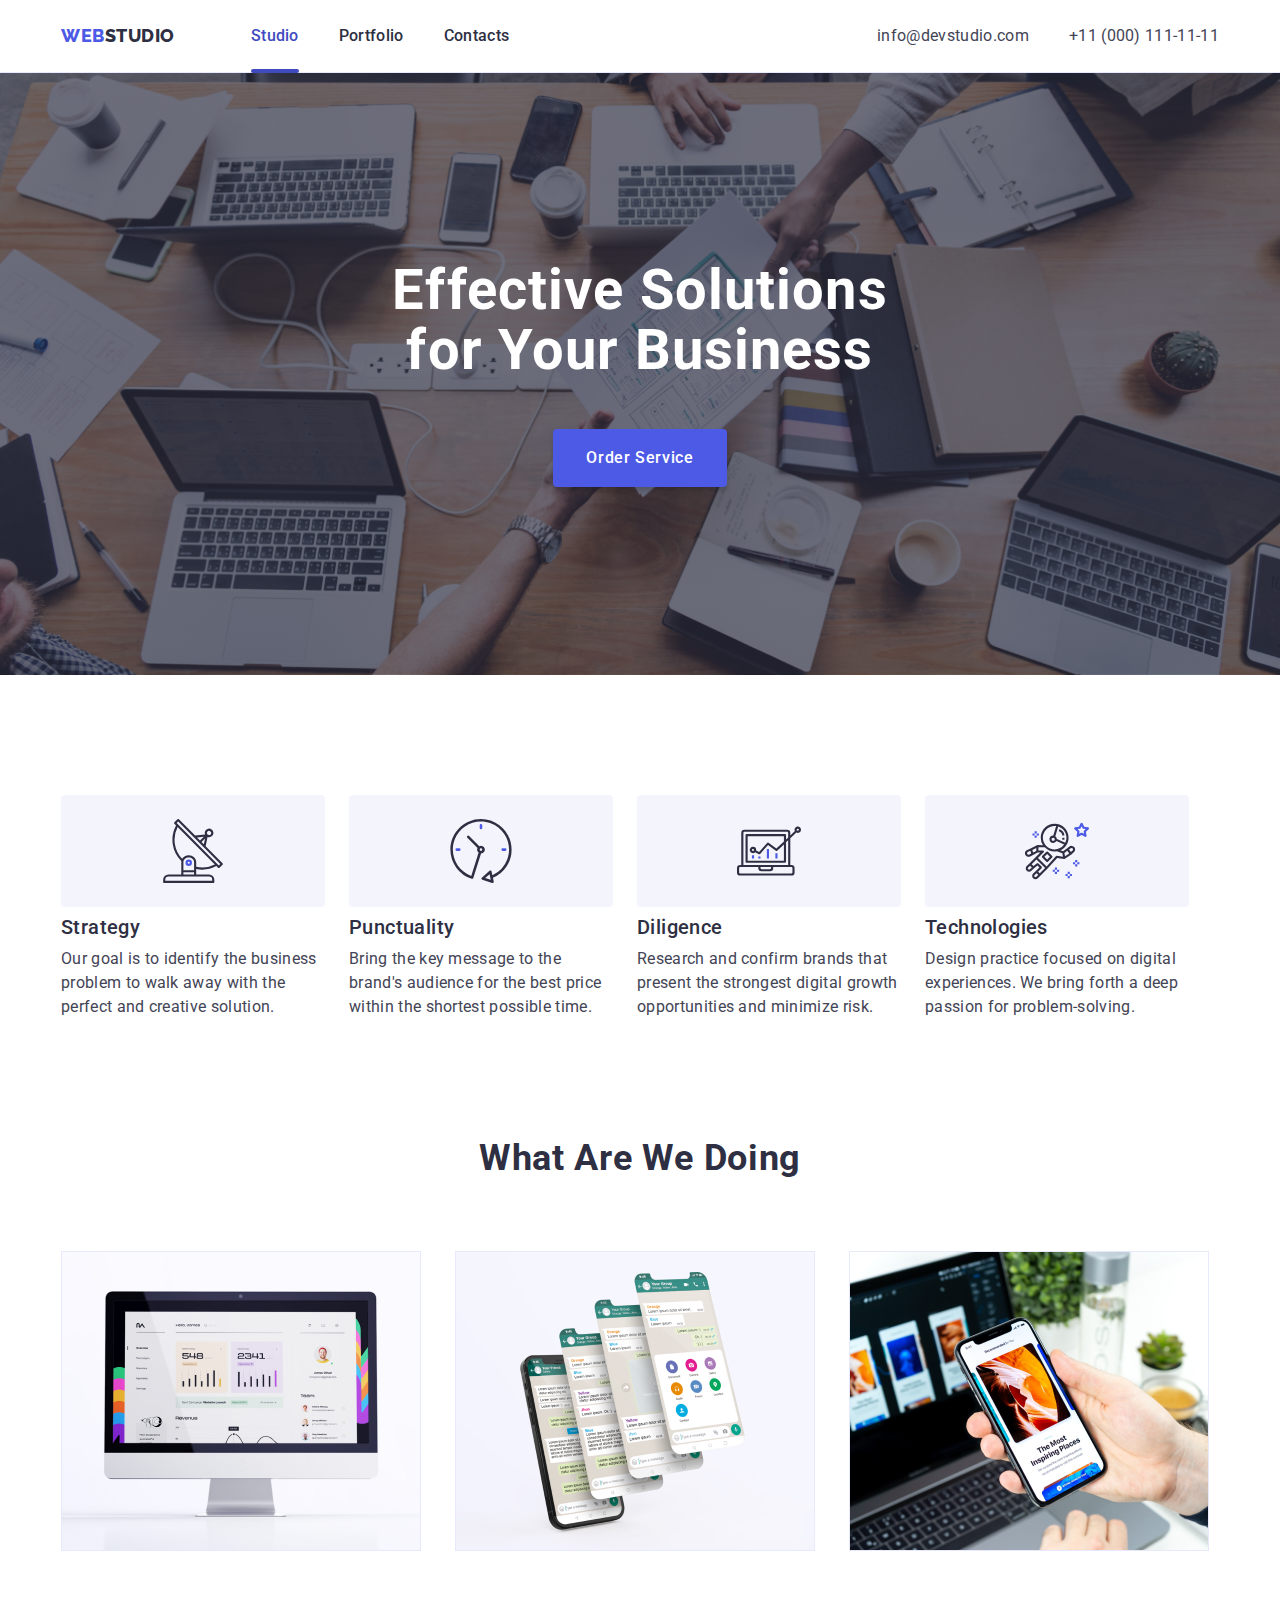
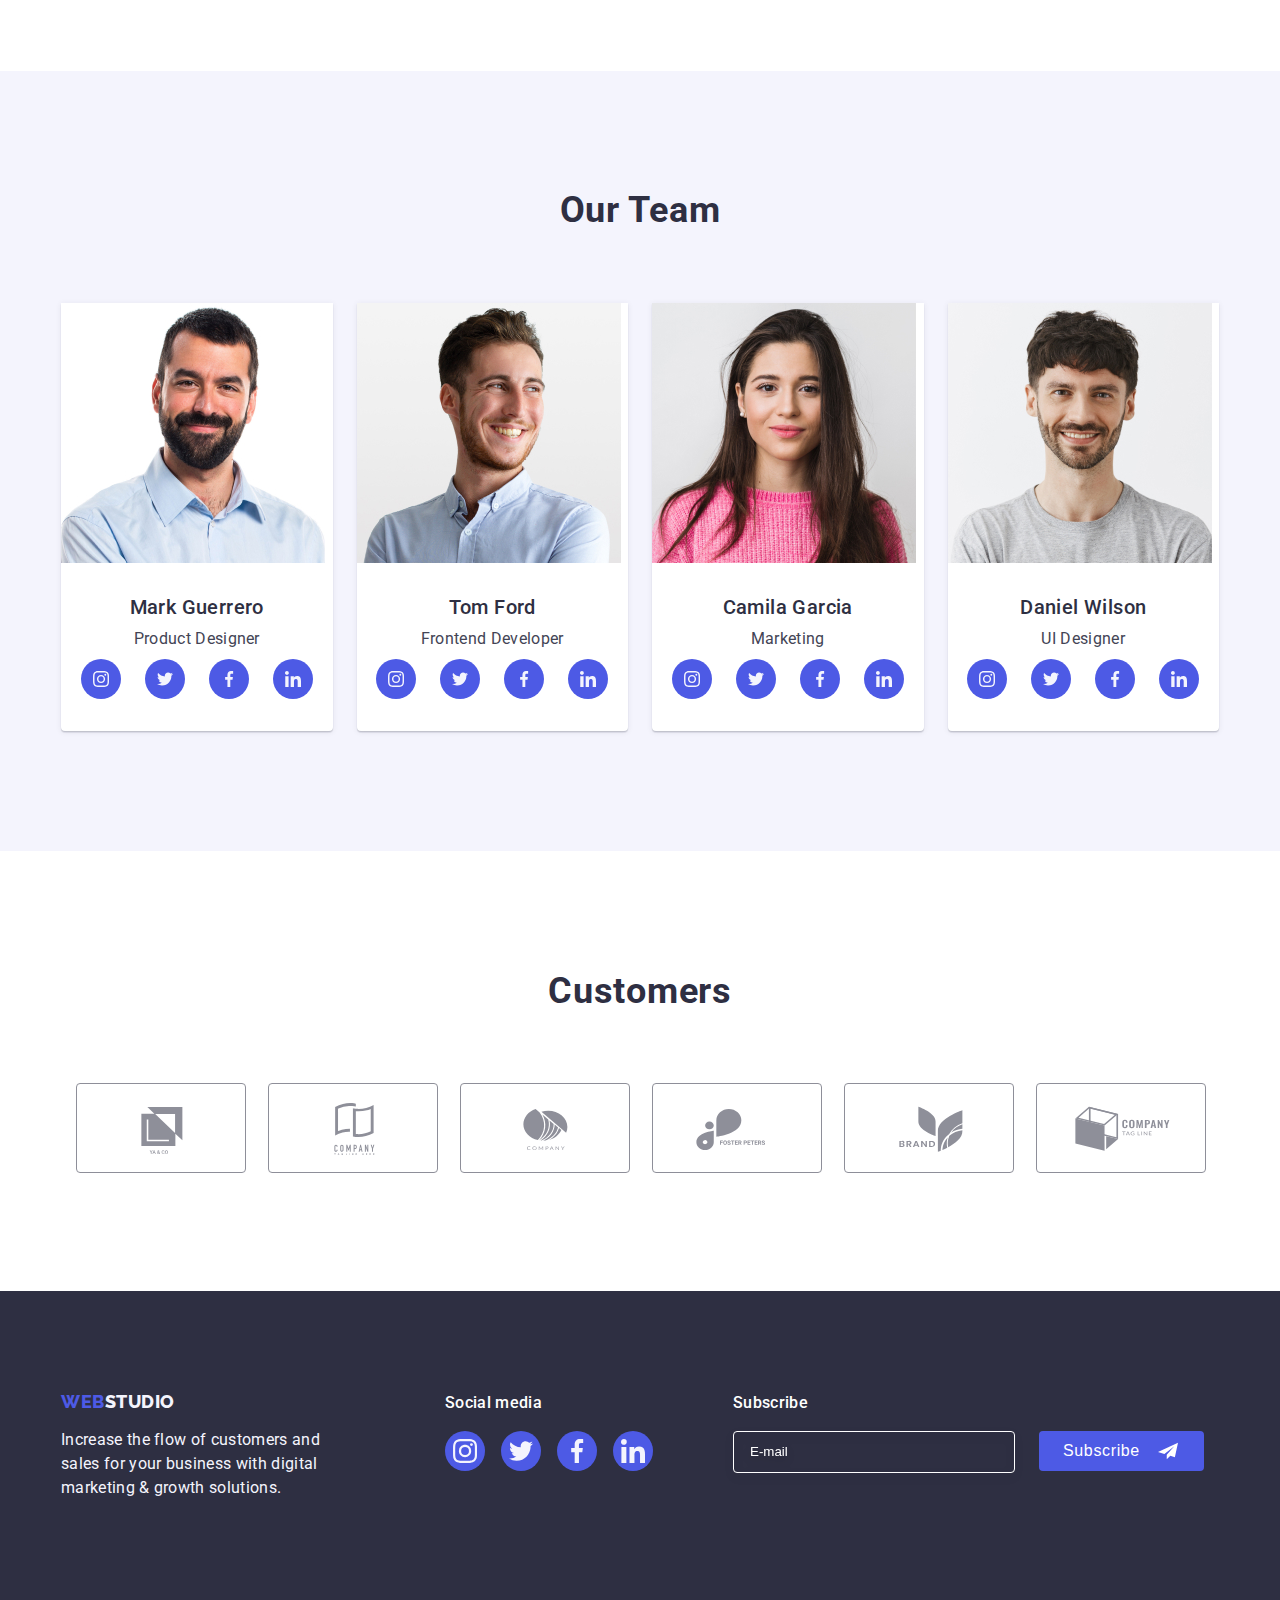
<file: index.html>
<!DOCTYPE html>
<html lang="en">
    <head>
        <meta charset="UTF-8">
        <meta http-equiv="X-UA-Compatible" content="IE=edge">
        <meta name="viewport" content="width=device-width, initial-scale=1.0">
        <title>Web Studio</title>
        <link rel="preconnect" href="https://fonts.googleapis.com">
        <link rel="preconnect" href="https://fonts.gstatic.com" crossorigin>
        <link href="https://fonts.googleapis.com/css2?family=Raleway:wght@800&family=Roboto:wght@400;500;700;900&display=swap" rel="stylesheet">
        <link rel="stylesheet" href="https://cdnjs.cloudflare.com/ajax/libs/modern-normalize/1.1.0/modern-normalize.min.css" integrity="sha512-wpPYUAdjBVSE4KJnH1VR1HeZfpl1ub8YT/NKx4PuQ5NmX2tKuGu6U/JRp5y+Y8XG2tV+wKQpNHVUX03MfMFn9Q==" crossorigin="anonymous" referrerpolicy="no-referrer" />
        <link rel="stylesheet" href="./css/styles.css">
        <link rel="stylesheet" href="./css/media.css">
    </head>
    <body>
        <header class="header">
            <div class="container header-container">
                <nav class="header-navigation link">
                    <a class="header-logo link" href="./index.html">
                        Web<span class="header-logo-span">Studio</span>
                    </a>
                    <ul class="header-list list">
                        <li><a class="header-item-studio link current" href="./index.html">Studio</a></li>
                        <li><a class="header-item link" href="./portfolio.html">Portfolio</a></li>
                        <li><a class="header-item link" href="">Contacts</a></li>
                    </ul>
                </nav>
                <address class="header-address">
                    <ul class="header-address-list list">
                        <li class="header-address-item link">
                            <a class="address link" href="mailto:info@devstudio.com">info@devstudio.com</a>
                        </li>
                        <li class="header-address-item">
                            <a class="address link" href="tel:+110001111111">+11 (000) 111-11-11</a>
                        </li>
                    </ul>
                </address>
                <button class="menu-open-btn" data-menu-open type="button">
                    <svg class="menu-open-icon" width="32px" height="22">
                        <use href="./images/icons.svg#icon-charm_menu-hamburger"></use>
                    </svg>
                </button>
            </div>
            <div class="mob-menu is-hidden" data-menu>
                <div>
                    <button class="menu-close-btn" data-menu-close type="button">
                        <svg class="menu-close-icon" width="8px" height="8">
                            <use href="./images/icons.svg#icon-close-black"></use>
                        </svg>
                    </button>
                    <nav class="mob-menu-navigation link">
                        <ul class="mob-menu-list list">
                            <li><a class="mob-menu-item-studio link" href="./index.html">Studio</a></li>
                            <li><a class="mob-menu-item link" href="./portfolio.html">Portfolio</a></li>
                            <li><a class="mob-menu-item link" href="">Contacts</a></li>
                        </ul>
                    </nav>
                </div>
                <div>
                    <address class="mob-menu-address">
                        <ul class="mob-menu-address-list list">
                            <li class="mob-menu-phone-item">
                                <a class="mob-menu-phone link" href="tel:+110001111111">+11 (000) 111-11-11</a>
                            </li>
                            <li class="mob-menu-address-item link">
                                <a class="mob-menu-address link" href="mailto:info@devstudio.com">info@devstudio.com</a>
                            </li>
                        </ul>
                    </address>
                    <ul class="mob-soc-list list">
                        <li class="mob-soc-item">
                            <a href="" class="mob-soc-link link">
                                <svg class="mob-soc-icon">
                                    <use href="./images/icons.svg#icon-instagram"></use>
                                </svg>
                            </a>
                        </li>
                        <li class="mob-soc-item">
                            <a href="" class="mob-soc-link link">
                                <svg class="mob-soc-icon">
                                    <use href="./images/icons.svg#icon-twitter"></use>
                                </svg>
                            </a>
                        </li>
                        <li class="mob-soc-item">
                            <a href="" class="mob-soc-link link">
                                <svg class="mob-soc-icon">
                                    <use href="./images/icons.svg#icon-facebook"></use>
                                </svg>
                            </a>
                        </li>
                        <li class="mob-soc-item">
                            <a href="" class="mob-soc-link link">
                                <svg class="mob-soc-icon">
                                    <use href="./images/icons.svg#icon-linkedin"></use>
                                </svg>
                            </a>
                        </li>
                    </ul>
                </div>
            </div>
        </header>
        <main>
        <section class="hero">
            <div class="container">
                <h1 class="hero-title">Effective Solutions for Your Business</h1>
                <button class="hero-btn" data-modal-open type="button">Order Service</button>
            </div>
        </section>
        <section class="feature">
            <h2 class="feature-hidden-title">list of specialities</h2>
            <div class="container">
                <ul class="feature-list list">
                    <li class="feature-item">
                        <div class="feature-icon-block">
                            <svg class="feature-icon" width="64" height="64">
                                <use class="" href="./images/icons.svg#icon-antenna"></use>
                            </svg>
                        </div>
                        <h3 class="feature-title">Strategy</h3>
                        <p class="feature-paragraph">Our goal is to identify the business problem to walk away with the perfect and creative solution.</p>
                    </li>
                    <li class="feature-item">
                        <div class="feature-icon-block">
                            <svg class="feature-icon" width="64" height="64">
                                <use href="./images/icons.svg#icon-clock"></use>
                            </svg>
                        </div>
                        <h3 class="feature-title">Punctuality</h3>
                        <p class="feature-paragraph">Bring the key message to the brand's audience for the best price within the shortest possible time.</p>
                    </li>
                    <li class="feature-item">
                        <div class="feature-icon-block">
                            <svg class="feature-icon" width="64" height="64">
                                <use href="./images/icons.svg#icon-diagram"></use>
                            </svg>
                        </div>
                        <h3 class="feature-title">Diligence</h3>
                        <p class="feature-paragraph">Research and confirm brands that present the strongest digital growth opportunities and minimize risk.</p>
                    </li>
                    <li class="feature-item">
                        <div class="feature-icon-block">
                            <svg class="feature-icon" width="64" height="64">
                                <use href="./images/icons.svg#icon-astronaut"></use>
                            </svg>
                        </div>
                        <h3 class="feature-title">Technologies</h3>
                        <p class="feature-paragraph">Design practice focused on digital experiences. We bring forth a deep passion for problem-solving.</p>
                    </li>
                </ul>
            </div>
        </section>
        <section class="work section">
            <div class="container">
                <h2 class="work-title">What are we doing</h2>
                <ul class="work-list list">
                    <li class="work-item">
                        <img src="./images/monitor.jpg"
                        alt="monitor"
                        srcset="./images/monitor.jpg 1x,./images/monitor-2x.jpg 2x"
                        width="360"
                        height="300">
                    </li>
                    <li class="work-item">
                        <img src="./images/dialogue.jpg" 
                        alt="dialogue"
                        srcset="./images/dialogue.jpg 1x,./images/dialogue-2x.jpg 2x"
                        width="360" 
                        height="300">
                    </li>
                    <li class="work-item">
                        <img src="./images/telephone.jpg" 
                        alt="telephone"
                        srcset="./images/telephone.jpg 1x,./images/telephone-2x.jpg 2x"
                        width="360" 
                        height="300">
                    </li>
                </ul>
            </div>
        </section>
        <section class="team section">
        <div class="container">
                <h2 class="team-title">Our Team</h2>
                <ul class="team-list list">
                    <li class="team-item">
                        <img src="./images/mark_guerrero.jpg" 
                        alt="Mark Guerrero"
                        srcset="./images/mark_guerrero.jpg 1x,./images/mark_guerrero-2x.jpg 2x"
                        width="264" 
                        height="260">
                        <div class="team-item-wrap">
                            <h3 class="team-list-title">Mark Guerrero</h3>
                            <p class="team-paragraph">Product Designer</p>
                            <ul class="team-soc-list list">
                                <li class="team-soc-item">
                                    <a href="" class="team-soc-link link">
                                        <svg class="team-soc-icon">
                                            <use href="./images/icons.svg#icon-instagram"></use>
                                        </svg>
                                    </a>
                                </li>
                                <li class="team-soc-item">
                                    <a href="" class="team-soc-link link">
                                        <svg class="team-soc-icon">
                                            <use href="./images/icons.svg#icon-twitter"></use>
                                        </svg>
                                    </a>
                                </li>
                                <li class="team-soc-item">
                                    <a href="" class="team-soc-link link">
                                        <svg class="team-soc-icon">
                                            <use href="./images/icons.svg#icon-facebook"></use>
                                        </svg>
                                    </a>
                                </li>
                                <li class="team-soc-item">
                                    <a href="" class="team-soc-link link">
                                        <svg class="team-soc-icon">
                                            <use href="./images/icons.svg#icon-linkedin"></use>
                                        </svg>
                                    </a>
                                </li>
                            </ul>
                        </div>
                    </li>
                    <li class="team-item">
                        <img src="./images/tom_ford.jpg" 
                        alt="Tom Ford" 
                        srcset="./images/tom_ford.jpg 1x,./images/tom_ford-2x.jpg 2x"
                        width="264" 
                        height="260">
                        <div class="team-item-wrap">
                            <h3 class="team-list-title">Tom Ford</h3>
                            <p class="team-paragraph">Frontend Developer</p>
                            <ul class="team-soc-list list">
                                <li class="team-soc-item">
                                    <a href="" class="team-soc-link link">
                                        <svg class="team-soc-icon">
                                            <use href="./images/icons.svg#icon-instagram"></use>
                                        </svg>
                                    </a>
                                </li>
                                <li class="team-soc-item">
                                    <a href="" class="team-soc-link link">
                                        <svg class="team-soc-icon">
                                            <use href="./images/icons.svg#icon-twitter"></use>
                                        </svg>
                                    </a>
                                </li>
                                <li class="team-soc-item">
                                    <a href="" class="team-soc-link link">
                                        <svg class="team-soc-icon">
                                            <use href="./images/icons.svg#icon-facebook"></use>
                                        </svg>
                                    </a>
                                </li>
                                <li class="team-soc-item">
                                    <a href="" class="team-soc-link link">
                                        <svg class="team-soc-icon">
                                            <use href="./images/icons.svg#icon-linkedin"></use>
                                        </svg>
                                    </a>
                                </li>
                            </ul>
                        </div>
                    </li>
                    <li class="team-item">
                        <img src="./images/camila_garcia.jpg" 
                        alt="Camila Garcia"
                        srcset="./images/camila_garcia.jpg 1x,./images/camila_garcia-2x.jpg 2x"
                        width="264" 
                        height="260">
                        <div class="team-item-wrap">
                            <h3 class="team-list-title">Camila Garcia</h3>
                            <p class="team-paragraph">Marketing</p>
                            <ul class="team-soc-list list">
                                <li class="team-soc-item">
                                    <a href="" class="team-soc-link link">
                                        <svg class="team-soc-icon">
                                            <use href="./images/icons.svg#icon-instagram"></use>
                                        </svg>
                                    </a>
                                </li>
                                <li class="team-soc-item">
                                    <a href="" class="team-soc-link link">
                                        <svg class="team-soc-icon">
                                            <use href="./images/icons.svg#icon-twitter"></use>
                                        </svg>
                                    </a>
                                </li>
                                <li class="team-soc-item">
                                    <a href="" class="team-soc-link link">
                                        <svg class="team-soc-icon">
                                            <use href="./images/icons.svg#icon-facebook"></use>
                                        </svg>
                                    </a>
                                </li>
                                <li class="team-soc-item">
                                    <a href="" class="team-soc-link link">
                                        <svg class="team-soc-icon">
                                            <use href="./images/icons.svg#icon-linkedin"></use>
                                        </svg>
                                    </a>
                                </li>
                            </ul>
                        </div>
                    </li>
                    <li class="team-item">
                        <img src="./images/daniel_wilson.jpg" 
                        alt="Daniel Wilson"
                        srcset="./images/daniel_wilson.jpg 1x,./images/daniel_wilson-2x.jpg 2x"
                        width="264" 
                        height="260">
                        <div class="team-item-wrap">
                            <h3 class="team-list-title">Daniel Wilson</h3>
                            <p class="team-paragraph">UI Designer</p>
                            <ul class="team-soc-list list">
                                <li class="team-soc-item">
                                    <a href="" class="team-soc-link link">
                                        <svg class="team-soc-icon">
                                            <use href="./images/icons.svg#icon-instagram"></use>
                                        </svg>
                                    </a>
                                </li>
                                <li class="team-soc-item">
                                    <a href="" class="team-soc-link link">
                                        <svg class="team-soc-icon">
                                            <use href="./images/icons.svg#icon-twitter"></use>
                                        </svg>
                                    </a>
                                </li>
                                <li class="team-soc-item">
                                    <a href="" class="team-soc-link link">
                                        <svg class="team-soc-icon">
                                            <use href="./images/icons.svg#icon-facebook"></use>
                                        </svg>
                                    </a>
                                </li>
                                <li class="team-soc-item">
                                    <a href="" class="team-soc-link link">
                                        <svg class="team-soc-icon">
                                            <use href="./images/icons.svg#icon-linkedin"></use>
                                        </svg>
                                    </a>
                                </li>
                            </ul>
                        </div>
                    </li>
                </ul>
        </div>
        </section>
        <section class="customers section">
            <div class="container">
                <h2 class="customers-title">Customers</h2>
                <ul class="customers-list list">
                    <li class="customers-item">
                        <a href="" class="customers-link link">
                            <svg class="customers-logo">
                                <use href="./images/icons.svg#icon-Logo"></use>
                            </svg>
                        </a>
                    </li>
                    <li class="customers-item">
                        <a href="" class="customers-link link">
                            <svg class="customers-logo">
                                <use href="./images/icons.svg#icon-Logo-1"></use>
                            </svg>
                        </a>
                    </li>
                    <li class="customers-item">
                        <a href="" class="customers-link link">
                            <svg class="customers-logo">
                                <use href="./images/icons.svg#icon-Logo-2"></use>
                            </svg>
                        </a>
                    </li>
                    <li class="customers-item">
                        <a href="" class="customers-link link">
                            <svg class="customers-logo">
                                <use href="./images/icons.svg#icon-Logo-3"></use>
                            </svg>
                        </a>
                    </li>
                    <li class="customers-item">
                        <a href="" class="customers-link link">
                            <svg class="customers-logo">
                                <use href="./images/icons.svg#icon-Logo-4"></use>
                            </svg>
                        </a>
                    </li>
                    <li class="customers-item">
                        <a href="" class="customers-link link">
                            <svg class="customers-logo">
                                <use href="./images/icons.svg#icon-Logo-5"></use>
                            </svg>
                        </a>
                    </li>
                </ul>
            </div>
        </section>
    </main> 
        <footer class="footer"> 
            <div class="container footer-container">
                <div>
                <a class="footer-logo link" href="./index.html">
                Web<span class="footer-logo-span">Studio</span>
                </a>
                <p class="footer-top-text">Increase the flow of customers and sales for your business with digital marketing & growth solutions.</p>
                </div>
                <div class="footer-social-wrap">
                    <h3 class="footer-title">Social media</h3>
                    <ul class="footer-soc-list list">
                        <li class="footer-soc-item">
                            <a href="" class="footer-soc-link link">
                                <svg class="footer-soc-icon">
                                    <use href="./images/icons.svg#icon-instagram"></use>
                                </svg>
                            </a>
                        </li>
                        <li class="footer-soc-item">
                            <a href="" class="footer-soc-link link">
                                <svg class="footer-soc-icon">
                                    <use href="./images/icons.svg#icon-twitter"></use>
                                </svg>
                            </a>
                        </li>
                        <li class="footer-soc-item">
                            <a href="" class="footer-soc-link link">
                                <svg class="footer-soc-icon">
                                    <use href="./images/icons.svg#icon-facebook"></use>
                                </svg>
                            </a>
                        </li>
                        <li class="footer-soc-item">
                            <a href="" class="footer-soc-link link">
                                <svg class="footer-soc-icon">
                                    <use href="./images/icons.svg#icon-linkedin"></use>
                                </svg>
                            </a>
                        </li>
                    </ul>
                </div>
                <div class="footer-subscribe">
                    <h3 class="footer-subscribe-title">Subscribe</h3>
                    <form class="footer-form">
                        <label class="footer-label">
                            <input 
                            type="email" 
                            name="email"
                            class="footer-input" 
                            placeholder="E-mail"
                            required
                            >
                        </label>
                            <button type="submit" class="footer-btn">Subscribe 
                                <svg class="footer-icon-frame" width="24" height="20">
                                    <use href="./images/icons.svg#icon-Frame-3"></use>
                                </svg>
                            </button>
                    </form>
                </div>
            </div>
        </footer>
        <div class="backdrop is-hidden" data-modal>
            <div class="modal">
                <button class="modal-close-btn" data-modal-close type="button">
                    <svg class="modal-close-icon">
                        <use href="./images/icons.svg#icon-close-black"></use>
                    </svg>
                </button>
                <p class="modal-title">Leave your contacts and we will call you back</p>
                <form class="modal-form">
                    <label class="modal-label">
                        <span class="modal-label-text-name">Name</span>
                        <span class="input-wrap">
                        <input 
                            type="text" 
                            name="user-name" 
                            class="modal-input"
                            placeholder=""
                            required
                            >
                            <svg class="modal-icon" width="18" height="18">
                                <use href="./images/icons.svg#icon-person-black-18dp-1"></use>
                            </svg>
                        </span>
                    </label>
                    <label class="modal-label">
                        <span class="modal-label-text">Phone</span>
                        <span class="input-wrap">
                        <input 
                            type="tel" 
                            name="phone_number" 
                            class="modal-input"
                            placeholder=""
                            required
                            >
                            <svg class="modal-icon" width="18" height="24">
                                <use href="./images/icons.svg#icon-phone-black-18dp-1"></use>
                            </svg>
                        </span>
                    </label>
                    <label class="modal-label">
                        <span class="modal-label-text">Email</span>
                        <span class="input-wrap">
                        <input 
                            type="email" 
                            name="email" 
                            class="modal-input"
                            placeholder=""
                            required
                            >
                            <svg class="modal-icon" width="18" height="24">
                                <use href="./images/icons.svg#icon-email-black-18dp-1"></use>
                            </svg>
                        </span>
                    </label>
                    <label class="modal-label-textarea">
                        <span class="modal-label-text">Comment</span>
                        <span class="input-wrap-textarea">
                            <textarea 
                            name="text" 
                            class="modal-input-comment" 
                            placeholder="Text input"
                            ></textarea>
                        </span>
                    </label>
                    <div class="">
                        <input 
                            class="input-check visually-hidden"
                            id="privacy"
                            type="checkbox"
                            name="privacy"
                            value=" "
                            >
                        <label for="privacy" class="check-text">
                            <span class="checkbox-icon">
                                <svg class="check-icon" width="10" height="8">
                                    <use href="./images/icons.svg#icon-Vector-3"></use>
                                </svg>
                            </span>
                            I accept the terms and conditions of the <a href="" class="privacy-policy">Privacy Policy</a></label>
                    </div>
                    <button type="submit" class="modal-btn">Send</button>    
                </form>
            </div>
        </div>
    <script src="./js/modal.js"></script>
    <script src="./js/mobile-menu.js"></script>   
    </body>
</html>
</file>
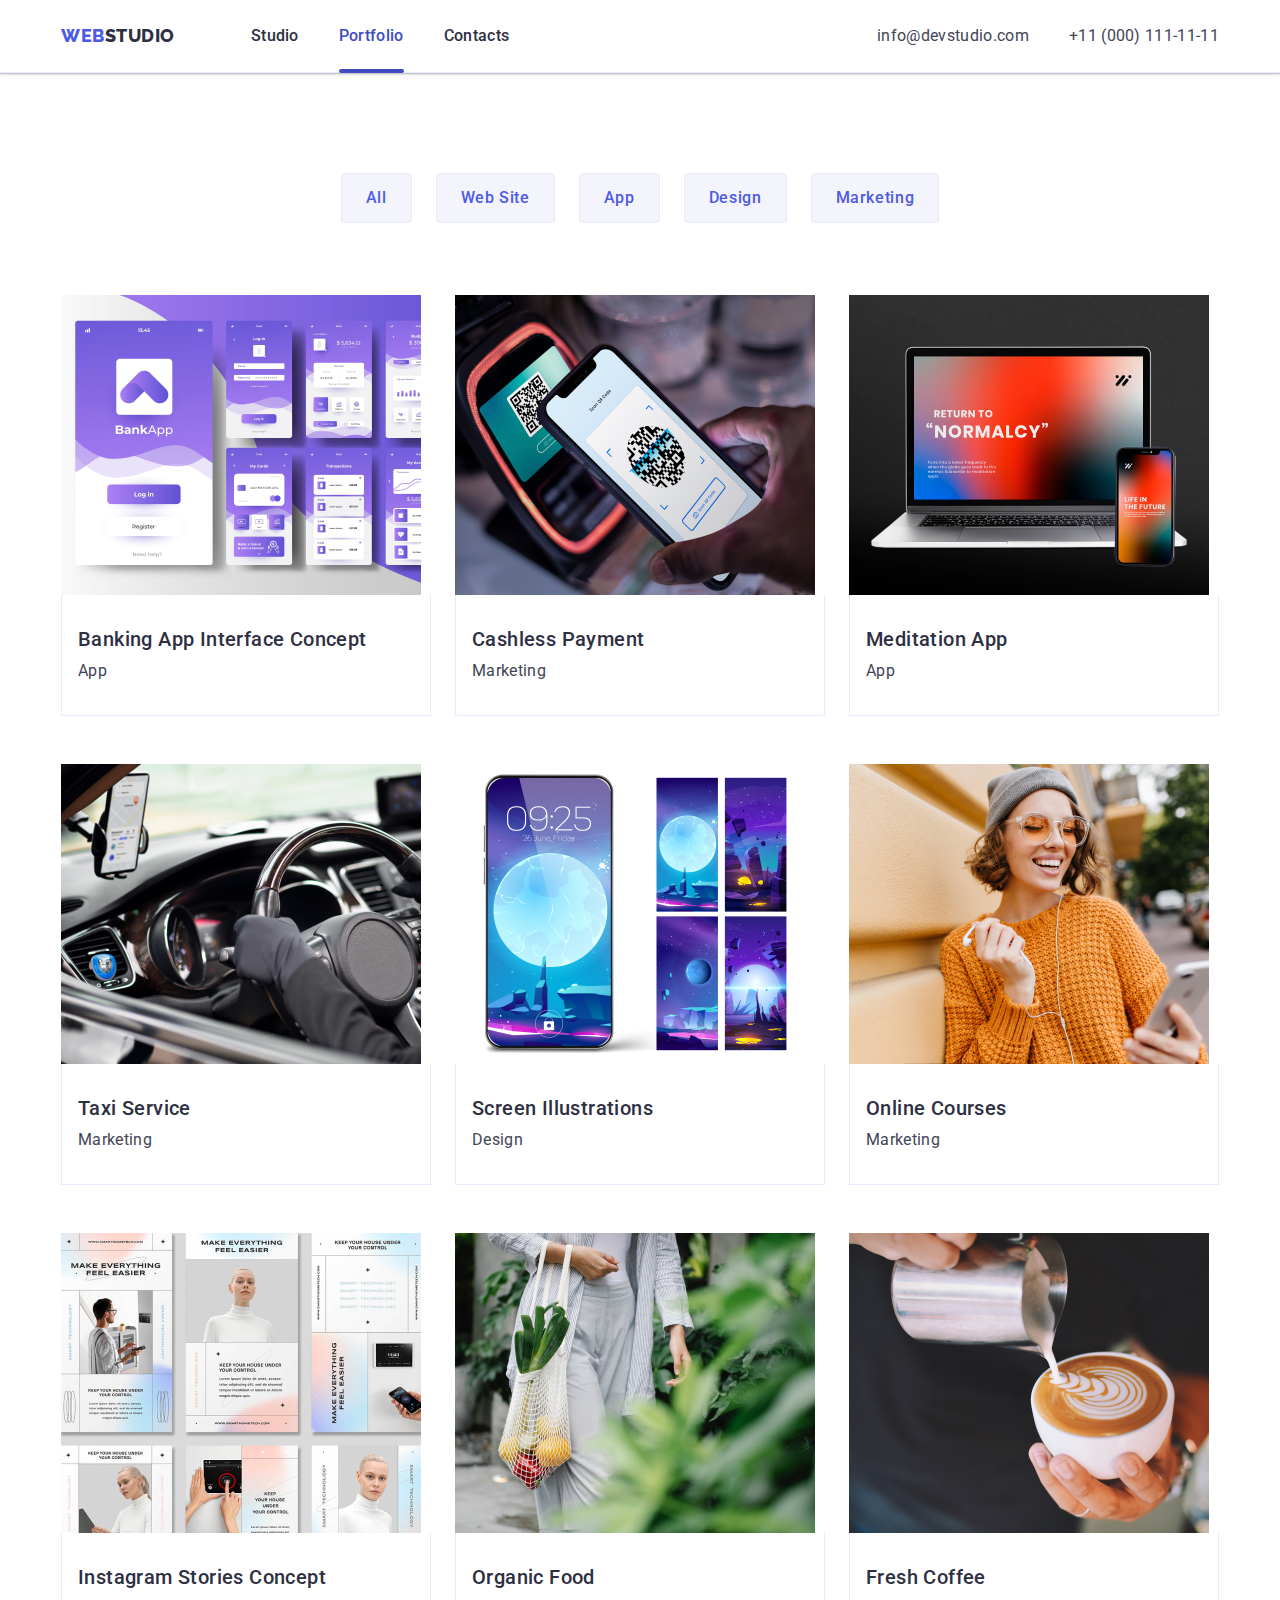
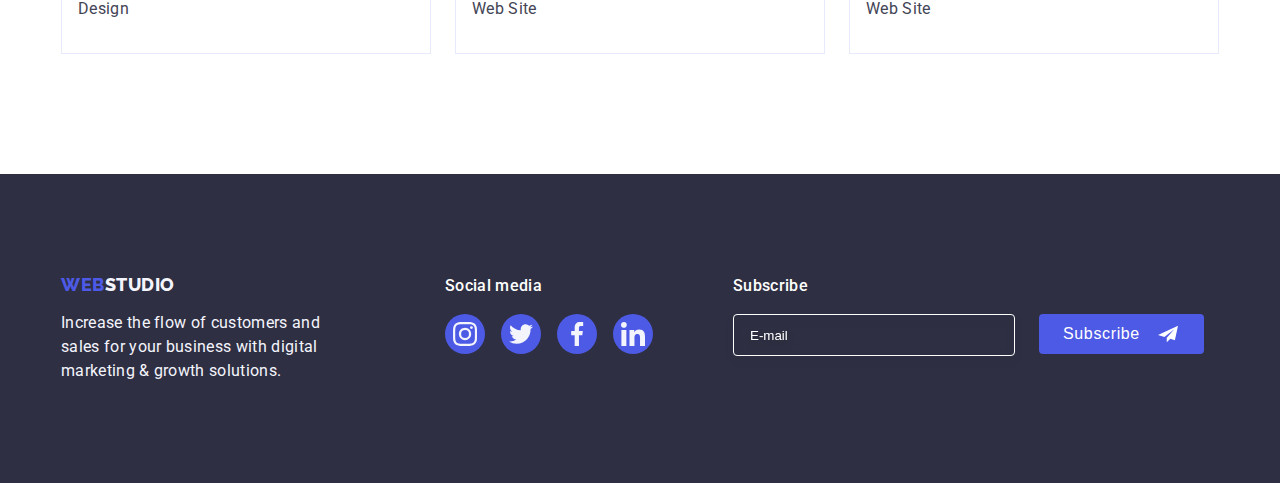
<file: portfolio.html>
<!DOCTYPE html>
<html lang="en">
<head>
    <meta charset="UTF-8">
    <meta http-equiv="X-UA-Compatible" content="IE=edge">
    <meta name="viewport" content="width=device-width, initial-scale=1.0">
    <title>Web Studio</title>
    <link rel="preconnect" href="https://fonts.googleapis.com">
    <link rel="preconnect" href="https://fonts.gstatic.com" crossorigin>
    <link href="https://fonts.googleapis.com/css2?family=Raleway:wght@800&family=Roboto:wght@400;500;700;900&display=swap" rel="stylesheet">
    <link rel="stylesheet" href="https://cdnjs.cloudflare.com/ajax/libs/modern-normalize/1.1.0/modern-normalize.min.css" integrity="sha512-wpPYUAdjBVSE4KJnH1VR1HeZfpl1ub8YT/NKx4PuQ5NmX2tKuGu6U/JRp5y+Y8XG2tV+wKQpNHVUX03MfMFn9Q==" crossorigin="anonymous" referrerpolicy="no-referrer" />
    <link rel="stylesheet" href="./css/styles.css">
    <link rel="stylesheet" href="./css/media.css">
</head>
<body>
    <header class="header">
        <div class="container header-container">
            <nav class="header-navigation link">
                <a class="header-logo link" href="./index.html">
                    Web<span class="header-logo-span">Studio</span>
                </a>
                <ul class="header-list list">
                    <li><a class="header-item link" href="./index.html">Studio</a></li>
                    <li><a class="header-item-portfolio link current" href="./portfolio.html">Portfolio</a></li>
                    <li><a class="header-item link" href="">Contacts</a></li>
                </ul>
            </nav>
            <address class="header-address">
                <ul class="header-address-list list">
                    <li class="header-address-item link">
                        <a class="address link" href="mailto:info@devstudio.com">info@devstudio.com</a>
                    </li>
                    <li class="header-address-item link">
                        <a class="address link" href="tel:+110001111111">+11 (000) 111-11-11</a>
                    </li>
                </ul>
            </address>
            <button class="menu-open-btn" data-menu-open type="button">
                <svg class="menu-open-icon" width="32px" height="22">
                    <use href="./images/icons.svg#icon-charm_menu-hamburger"></use>
                </svg>
            </button>
        </div>
        <div class="mob-menu is-hidden" data-menu>
            <div>
                <button class="menu-close-btn" data-menu-close type="button">
                    <svg class="menu-close-icon" width="8px" height="8">
                        <use href="./images/icons.svg#icon-close-black"></use>
                    </svg>
                </button>
                <nav class="mob-menu-navigation link">
                    <ul class="mob-menu-list list">
                        <li><a class="mob-menu-item link" href="./index.html">Studio</a></li>
                        <li><a class="mob-menu-item-portfolio link" href="./portfolio.html">Portfolio</a></li>
                        <li><a class="mob-menu-item link" href="">Contacts</a></li>
                    </ul>
                </nav>
            </div>
            <div>
                <address class="mob-menu-address">
                    <ul class="mob-menu-address-list list">
                        <li class="mob-menu-phone-item">
                            <a class="mob-menu-phone link" href="tel:+110001111111">+11 (000) 111-11-11</a>
                        </li>
                        <li class="mob-menu-address-item link">
                            <a class="mob-menu-address link" href="mailto:info@devstudio.com">info@devstudio.com</a>
                        </li>
                    </ul>
                </address>
                <ul class="mob-soc-list list">
                    <li class="mob-soc-item">
                        <a href="" class="mob-soc-link link">
                            <svg class="mob-soc-icon">
                                <use href="./images/icons.svg#icon-instagram"></use>
                            </svg>
                        </a>
                    </li>
                    <li class="mob-soc-item">
                        <a href="" class="mob-soc-link link">
                            <svg class="mob-soc-icon">
                                <use href="./images/icons.svg#icon-twitter"></use>
                            </svg>
                        </a>
                    </li>
                    <li class="mob-soc-item">
                        <a href="" class="mob-soc-link link">
                            <svg class="mob-soc-icon">
                                <use href="./images/icons.svg#icon-facebook"></use>
                            </svg>
                        </a>
                    </li>
                    <li class="mob-soc-item">
                        <a href="" class="mob-soc-link link">
                            <svg class="mob-soc-icon">
                                <use href="./images/icons.svg#icon-linkedin"></use>
                            </svg>
                        </a>
                    </li>
                </ul>
            </div>
        </div>
    </header>
    <main>
        <section class="portfolio">
           <div class="container">
            <ul class="portfolio-list list">
                <li class="portfolio-item">
                    <button class="portfolio-btn" type="button">All</button>
                </li>
                <li class="portfolio-item">
                    <button class="portfolio-btn" type="button">Web Site</button>
                </li>
                <li class="portfolio-item">
                    <button class="portfolio-btn" type="button">App</button>
                </li>
                <li class="portfolio-item">
                    <button class="portfolio-btn" type="button">Design</button>
                </li>
                <li class="portfolio-item">
                    <button class="portfolio-btn" type="button">Marketing</button>
                </li>
            </ul>
            <ul class="card-list list">
                <li class="card-item link">
                    <a class="card-link link" href="">
                       <div class="portfolio-cover-wrap">
                         <img src="./images/banking_app_interface_concept.jpg" alt="Interface nests" width="360" height="300">
                         <p class="portfolio-cover-text">14 Stylish and User-Friendly App Design Concepts · Task Manager App · Calorie Tracker App · Exotic Fruit Ecommerce App · Cloud Storage App
                         </p>
                       </div>
                        <div class="description">
                            <h2 class="card-title">Banking App Interface Concept</h2>
                            <p class="card-paragraph">App</p>
                        </div>
                    </a>
                </li>
                <li class="card-item link">
                    <a class="card-link link" href="">
                        <div class="portfolio-cover-wrap">
                            <img src="./images/cashless_payment.jpg" alt="Cashless Payment" width="360" height="300">
                            <p class="portfolio-cover-text">14 Stylish and User-Friendly App Design Concepts · Task Manager App · Calorie Tracker App · Exotic Fruit Ecommerce App · Cloud Storage App
                            </p>
                        </div>
                        <div class="description">
                            <h2 class="card-title">Cashless Payment</h2>
                            <p class="card-paragraph">Marketing</p>
                        </div>
                    </a> 
                </li>
                <li class="card-item link">
                    <a class="card-link link" href="">
                        <div class="portfolio-cover-wrap">
                            <img src="./images/meditation_app.jpg" alt="laptop with phone" width="360" height="300">
                            <p class="portfolio-cover-text">14 Stylish and User-Friendly App Design Concepts · Task Manager App · Calorie Tracker App · Exotic Fruit Ecommerce App · Cloud Storage App
                            </p>
                        </div>
                        <div class="description">
                            <h2 class="card-title">Meditation App</h2>
                            <p class="card-paragraph">App</p>
                        </div>
                    </a>
                </li>
                <li class="card-item link">
                    <a class="card-link link" href="">
                        <div class="portfolio-cover-wrap">
                            <img src="./images/taxi_service.jpg" alt="Taxi steering wheel" width="360" height="300">
                            <p class="portfolio-cover-text">14 Stylish and User-Friendly App Design Concepts · Task Manager App · Calorie Tracker App · Exotic Fruit Ecommerce App · Cloud Storage App
                            </p>
                        </div>
                        <div class="description">
                            <h2 class="card-title">Taxi Service</h2>
                            <p class="card-paragraph">Marketing</p>
                        </div>
                    </a>
                </li>
                <li class="card-item link">
                    <a class="card-link link" href="">
                       <div class="portfolio-cover-wrap">
                         <img src="./images/screen_illustrations.jpg" alt="Screen Illustrations" width="360" height="300">
                         <p class="portfolio-cover-text">14 Stylish and User-Friendly App Design Concepts · Task Manager App · Calorie Tracker App · Exotic Fruit Ecommerce App · Cloud Storage App
                         </p>
                       </div>
                        <div class="description">
                            <h2 class="card-title">Screen Illustrations</h2>
                            <p class="card-paragraph">Design</p>
                        </div>
                    </a>
                </li>
                <li class="card-item link">
                    <a class="card-link link" href="">
                        <div class="portfolio-cover-wrap">
                            <img src="./images/online_courses.jpg" alt="Smiling woman" width="360" height="300">
                            <p class="portfolio-cover-text">14 Stylish and User-Friendly App Design Concepts · Task Manager App · Calorie Tracker App · Exotic Fruit Ecommerce App · Cloud Storage App
                            </p>
                        </div>
                        <div class="description">
                            <h2 class="card-title">Online Courses</h2>
                            <p class="card-paragraph">Marketing</p>
                        </div>
                    </a>
                </li>
                <li class="card-item link">
                    <a class="card-link link" href="">
                        <div class="portfolio-cover-wrap">
                            <img src="./images/instagram_stories_concept.jpg" alt="Instagram page tabs" width="360" height="300">
                            <p class="portfolio-cover-text">14 Stylish and User-Friendly App Design Concepts · Task Manager App · Calorie Tracker App · Exotic Fruit Ecommerce App · Cloud Storage App
                            </p>
                        </div>
                        <div class="description">
                            <h2 class="card-title">Instagram Stories Concept</h2>
                            <p class="card-paragraph">Design</p>
                        </div>
                    </a>
                <li class="card-item link">
                    <a class="card-link link" href="">
                        <div class="portfolio-cover-wrap">
                            <img src="./images/organic_food.jpg" alt="a woman with a bag of organic food" width="360" height="300">
                            <p class="portfolio-cover-text">14 Stylish and User-Friendly App Design Concepts · Task Manager App · Calorie Tracker App · Exotic Fruit Ecommerce App · Cloud Storage App
                            </p>
                        </div>
                        <div class="description">
                            <h2 class="card-title">Organic Food</h2>
                            <p class="card-paragraph">Web Site</p>
                        </div>
                    </a>
                <li class="card-item link">
                    <a class="card-link link" href="">
                        <div class="portfolio-cover-wrap">
                            <img src="./images/fresh_coffee.jpg" alt="Coffee making" width="360" height="300">
                            <p class="portfolio-cover-text">14 Stylish and User-Friendly App Design Concepts · Task Manager App · Calorie Tracker App · Exotic Fruit Ecommerce App · Cloud Storage App
                            </p>
                        </div>
                        <div class="description">
                            <h2 class="card-title">Fresh Coffee</h2>
                            <p class="card-paragraph">Web Site</p>
                        </div>
                    </a>
                </li>
            </ul>
            </div>
        </section>
    </main>
    <footer class="footer"> 
        <div class="container footer-container">
            <div>
            <a class="footer-logo link" href="./index.html">
            Web<span class="footer-logo-span">Studio</span>
            </a>
            <p class="footer-top-text">Increase the flow of customers and sales for your business with digital marketing & growth solutions.</p>
            </div>
            <div class="footer-social-wrap">
                <h3 class="footer-title">Social media</h3>
                <ul class="footer-soc-list list">
                    <li class="footer-soc-item">
                        <a href="" class="footer-soc-link link">
                            <svg class="footer-soc-icon">
                                <use href="./images/icons.svg#icon-instagram"></use>
                            </svg>
                        </a>
                    </li>
                    <li class="footer-soc-item">
                        <a href="" class="footer-soc-link link">
                            <svg class="footer-soc-icon">
                                <use href="./images/icons.svg#icon-twitter"></use>
                            </svg>
                        </a>
                    </li>
                    <li class="footer-soc-item">
                        <a href="" class="footer-soc-link link">
                            <svg class="footer-soc-icon">
                                <use href="./images/icons.svg#icon-facebook"></use>
                            </svg>
                        </a>
                    </li>
                    <li class="footer-soc-item">
                        <a href="" class="footer-soc-link link">
                            <svg class="footer-soc-icon">
                                <use href="./images/icons.svg#icon-linkedin"></use>
                            </svg>
                        </a>
                    </li>
                </ul>
            </div>
            <div class="footer-subscribe">
                <h3 class="footer-subscribe-title">Subscribe</h3>
                <form class="footer-form">
                    <label class="footer-label">
                        <input 
                        type="email" 
                        name="email"
                        class="footer-input" 
                        placeholder="E-mail"
                        required
                        >
                    </label>
                        <button type="submit" class="footer-btn">Subscribe
                            <svg class="footer-icon-frame" width="24" height="20">
                                <use href="./images/icons.svg#icon-Frame-3"></use>
                            </svg>
                        </button>
                </form>
            </div>
        </div>
    </footer> 
    <script src="./js/modal.js"></script>
    <script src="./js/mobile-menu.js"></script>
</body>
</html>
</file>
<file: css/styles.css>
body {
    font-family: "Roboto", sans-serif;
    color: var(--primery-text-color);
    background-color: var(--color-title);
    :root
}

:root {
    --primery-text-color:#434455;
    --title-text-color:#2E2F42;
    --color-web:#4D5AE5;
    --color-title:#FFFFFF;
    --color-footer-text:#F4F4FD;
    --hover-and-focus-color:#404BBF;
}

* {
    margin: 0;
    padding: 0;
}

p,h1,h2,h3,h4,h5,h6 {
    margin: 0;
}

ul {
    margin: 0;
    padding-left: 0;
}

img {
    display: block;
    max-width: 100%;
    /* height: auto; */
}

.list {
    list-style: none;
}

.link {
    text-decoration: none;
}

.no-scroll {
    overflow: hidden;
}

.visually-hidden {
    position: absolute;
    width: 1px;
    height: 1px;
    margin: -1px;
    border: 0;
    padding: 0;
    white-space: nowrap;
    clip-path: inset(100%);
    clip: rect(0 0 0 0);
    overflow: hidden;
}

.section {
    padding-top: 96px;
    padding-bottom: 96px;
}

.container {
    width: 100%;
    padding-left: 15px;
    padding-right: 15px;
    margin: 0 auto;
}

.header {
padding-top: 24px;
padding-bottom: 22px;
border-bottom: 1px solid #E7E9FC;
box-shadow: 0px 2px 1px rgba(46, 47, 66, 0.08), 0px 1px 1px rgba(46, 47, 66, 0.16), 0px 1px 6px rgba(46, 47, 66, 0.08);
}

.header-container {
    display: flex;
    align-items: center;
}

.header-navigation {
    display: flex;
    align-items: center;
    margin-right: auto;
}
.header-logo {
    font-family: "Raleway", sans-serif;
    font-weight: 800;
    font-size: 18px;
    line-height: 1.17;
    letter-spacing: 0.03em;
    text-transform: uppercase;
    color: var(--color-web);
    margin-right: 120px;
}

.header-logo-span {
    color: var(--title-text-color);
}

.header-list {
    gap: 40px;
}

.header-item-studio {
    font-weight: 500;
    font-size: 16px;
    line-height: 1.5;
    letter-spacing: 0.02em;
    color: var(--hover-and-focus-color);
}

.header-item-portfolio {
    font-weight: 500;
    font-size: 16px;
    line-height: 1.5;
    letter-spacing: 0.02em;
    color: var(--hover-and-focus-color);
}

.header-item {
    font-weight: 500;
    font-size: 16px;
    line-height: 1.5;
    letter-spacing: 0.02em;
    color: var(--title-text-color);
    transition: color 250ms cubic-bezier(0.4, 0, 0.2, 1);
}

.header-item:is(:hover, :focus) {
    color: var(--hover-and-focus-color);
}

.current {
    position: relative;
}

.current::after {
    content: "";
    width: 100%;
    height: 4px;
    border-radius: 2px;
    background:var(--hover-and-focus-color);
    position: absolute;
    left: 0;
    bottom: -32.5px;
}

.header-address{
    font-style: normal;
}

.header-address-list{
    display: flex;
    flex-wrap: wrap;
    flex-direction: column;
    gap: 12px;
}

.header-address-item {

}

.address {
    font-weight: 400;
    font-size: 12px;
    line-height: 14px;
    letter-spacing: 0.04em;
    color: var(--primery-text-color);
    transition: color 250ms cubic-bezier(0.4, 0, 0.2, 1);
}

.address:hover {
    color: var(--hover-and-focus-color);
}

.address:focus {
    color: var(--hover-and-focus-color);
}

.header-list,
.header-address {
    display: none;
}

.menu-open-btn {
    display: flex;
    border: transparent;
    background-color: transparent;
}

.menu-open-icon {
    stroke: var(--title-text-color);
}

.mob-menu {
    position: fixed;
    top: 0;
    z-index: 2;
    background-color: var(--color-title);
    box-shadow: 0px 2px 1px rgba(46, 47, 66, 0.08), 0px 1px 1px rgba(46, 47, 66, 0.16), 0px 1px 6px rgba(46, 47, 66, 0.08);
    width: 100vw;
    height: 100vh;
    padding-left: 40px;
    display: flex;
    flex-direction: column;
    justify-content: space-between;
    padding-top: 80px;
    padding-bottom: 40px;
}

.menu-close-btn {
    width: 24px;
    height: 24px;
    border-radius: 50%;
    background-color: transparent;
    border: 1px solid rgba(0, 0, 0, 0.1);
    position: absolute;
    display: flex;
    align-items: center;
    justify-content: center;
    right: 24px;
    top: 24px;
}

.menu-close-icon {

}

.mob-menu-navigation {

}

.mob-menu-list {
    display: flex;
    flex-direction: column;
    gap: 40px;
}

.mob-menu-item-studio {
    font-weight: 700;
    font-size: 36px;
    line-height: 40px;
    letter-spacing: 0.02em;
    color: var(--hover-and-focus-color);
}

.mob-menu-item-portfolio {
    font-weight: 700;
    font-size: 36px;
    line-height: 40px;
    letter-spacing: 0.02em;
    color: var(--hover-and-focus-color);
}

.mob-menu-item {
    font-weight: 700;
    font-size: 36px;
    line-height: 40px;
    letter-spacing: 0.02em;
    color: var(--title-text-color);
}

.mob-menu-address-list {
    font-style: normal;
}

.mob-menu-phone-item {
    margin-bottom: 40px;
}

.mob-menu-address-item {

}

.mob-menu-phone {
    font-weight: 700;
    font-size: 36px;
    line-height: 40px;
    letter-spacing: 0.02em;
    text-transform: capitalize;
    color: var(--color-web);
}

.mob-menu-address {
    font-weight: 500;
    font-size: 20px;
    line-height: 24px;
    letter-spacing: 0.02em;
    text-transform: capitalize;
    color: var(--primery-text-color);
}

.mob-soc-list {
    display: flex;
    gap: 56px;
    margin-top: 48px;
}

.mob-soc-item {
    width: 40px;
    height: 40px;
}

.mob-soc-link {
    width: 100%;
    height: 100%;
    border-radius: 50%;
    background-color: var(--color-web);
    display: inline-block;
    display: flex;
    align-items: center;
    justify-content: center;
    transition: background-color 250ms cubic-bezier(0.4, 0, 0.2, 1);
}

.mob-soc-icon {
    width: 24px;
    height: 24px;
    fill: var(--color-footer-text);
}

.hero {
    padding-top: 112px;
    padding-bottom: 112px;
    background: var(--title-text-color);
    background-image: linear-gradient(
        rgba(46, 47, 66, 0.7),
        rgba(46, 47, 66, 0.7)
    ),
     url(../images/people-office-mob.jpg);
     max-width: 1440px;
     display: block;
    background-repeat: no-repeat;
    background-position: center;
    background-size: cover;
    margin: 0 auto;
}

.hero-title {
    font-weight: 700;
    font-size: 36px;
    line-height: 40px;
    text-align: center;
    letter-spacing: 0.02em;
    color: var(--color-title);
    margin: 0 auto;
    max-width: 320px;
    margin-bottom: 72px;
}

.hero-btn {
    font-family: "Roboto", sans-serif;
    font-weight: 500;
    font-size: 16px;
    line-height: 1.5;
    letter-spacing: 0.04em;
    color: var(--color-title);
    background: var(--color-web);
    cursor: pointer;
    padding: 16px 32px;
    box-shadow: 0px 4px 4px rgba(0, 0, 0, 0.15);
    border-radius: 4px;
    margin: 0 auto;
    display: block;
    border: 1px solid transparent;
    transition: background-color 250ms cubic-bezier(0.4, 0, 0.2, 1);
}

.hero-btn:hover {
    background: var(--hover-and-focus-color);
}

.hero-btn:focus {
    background: var(--hover-and-focus-color);
}

.feature {
    padding-top: 96px;
    padding-bottom: 96px;
}

.feature-hidden-title {
    position: absolute;
    top: -9999px;
    left: -9999px;
}

.feature-list {
    /* display: flex;
    gap: 24px; */
    display: flex;
    flex-wrap: wrap;
    gap: 72px 0px;
}

.feature-item {
    /* width: 264px; */
}

.feature-icon-block {
    display: none;
}

.feature-icon {

}

.feature-title {
    font-weight: 700;
    font-size: 36px;
    line-height: 40px;
    text-align: center;
    letter-spacing: 0.02em;
    text-transform: capitalize;
    color: var(--title-text-color);
    margin-bottom: 8px;
}

.feature-paragraph {
    font-weight: 500;
    font-size: 16px;
    line-height: 1.5;
    letter-spacing: 0.02em;
    color: var(--primery-text-color);
}

.work {
display: none;
}

.work-title {
    font-size: 36px;
    line-height: 1.11;
    text-align: center;
    letter-spacing: 0.02em;
    text-transform: capitalize;
    color: var(--title-text-color);
    margin-bottom: 72px;
}

.work-list {
    display: flex;
    gap: 24px;
    margin: 0 auto;
}

.work-item {
    width: calc((100% - 48px) / 3);
}

.team {
    background-color: var(--color-footer-text);
}

.team-title {
    font-weight: 700;
    font-size: 36px;
    line-height: 1.11;
    text-align: center;
    letter-spacing: 0.02em;
    text-transform: capitalize;
    color: var(--title-text-color);
    margin-bottom: 72px;
    
}

.team-list {
    gap: 24px;
    display: flex;
    flex-wrap: wrap;
    gap: 72px;
    justify-content: center;
}

.team-item {
    background-color: var(--color-title);
    box-shadow: 0px 1px 6px rgba(46, 47, 66, 0.08), 0px 1px 1px rgba(46, 47, 66, 0.16), 0px 2px 1px rgba(46, 47, 66, 0.08);
    border-radius: 0px 0px 4px 4px;
    /* width: calc((100% - 72px) / 4); */
    padding-bottom: 32px;
}

.team-item-wrap {

}

.team-list-title {
    font-weight: 500;
    font-size: 20px;
    line-height: 1.2;
    letter-spacing: 0.02em;
    color: var(--title-text-color);
    margin-top: 32px;
    margin-bottom: 8px;
    text-align: center;
}

.team-paragraph {
    font-size: 16px;
    line-height: 1.5;
    letter-spacing: 0.02em;
    color: var(--primery-text-color);
    text-align: center;
    margin-bottom: 8px;
}

.team-soc-list {
    display: flex;
    justify-content: center;
    gap: 24px;
}

.team-soc-item {
    width: 40px;
    height: 40px;
}

.team-soc-item :is(:hover , :focus) {
    background-color: var(--hover-and-focus-color);
}

.team-soc-link {
    width: 100%;
    height: 100%;
    border-radius: 50%;
    background-color: var(--color-web);
    display: flex;
    align-items: center;
    justify-content: center;
    transition: background-color 250ms cubic-bezier(0.4, 0, 0.2, 1);
}

.team-soc-icon {
    width: 16px;
    height: 16px;
    fill: var(--color-footer-text);
}

.customers {

}

.customers-title {
    font-weight: 700;
    font-size: 36px;
    line-height: 40px;
    text-align: center;
    letter-spacing: 0.02em;
    text-transform: capitalize;
    color: var(--title-text-color);
    margin-bottom: 72px;
}

.customers-list {
    display: flex;
    flex-wrap: wrap;
    gap: 72px 16px;
    justify-content: center;
}

.customers-item {
    width: 190px;
    height: 88px;
}

.customers-link {
    width: 100%;
    height: 100%;
    border: 1px solid #8E8F99;
    border-radius: 4px;
    display: flex;
    align-items: center;
    justify-content: center;
    fill: #8E8F99;
    transition: border-color 250ms cubic-bezier(0.4, 0, 0.2, 1), fill 250ms cubic-bezier(0.4, 0, 0.2, 1);
}

.customers-link:hover,
.customers-link:focus {
    border-color: var(--hover-and-focus-color);
    fill: var(--hover-and-focus-color);
}

.customers-logo {
    width: 110px;
    height: 56px;
}

.footer-container {
}

.footer {
    background: var(--title-text-color);
    /* padding-top: 100px;
    padding-bottom: 100px; */
    padding-top: 96px;
    padding-bottom: 96px;
}

.footer-logo {
    font-family: "Raleway", sans-serif;
    font-weight: 800;
    font-size: 18px;
    line-height: 1.17;
    letter-spacing: 0.03em;
    text-transform: uppercase;
    color: var(--color-web);
    display: flex;
    justify-content: center;
    margin-bottom: 16px;
}

.footer-logo-span {
    color: var(--color-footer-text);
}

.footer-top-text {
    font-weight: 400;
    font-size: 16px;
    line-height: 1.5;
    letter-spacing: 0.02em;
    color: var(--color-footer-text);
    width: 264px;
    margin: 0 auto;
    
}

.footer-social-wrap {
    margin-top: 72px;
    margin-bottom: 72px;
}

.footer-title {
    font-weight: 500;
    font-size: 16px;
    line-height: 24px;
    letter-spacing: 0.02em;
    color: var(--color-title);
    margin-bottom: 16px;
    text-align: center;
}

.footer-soc-list {
    display: flex;
    gap: 16px;
    justify-content: center;
}

.footer-soc-item {
    width: 40px;
    height: 40px;
    fill: var(--color-footer-text);
}

.footer-soc-item :is(:hover , :focus) {
    background-color: #31D0AA;
}

.footer-soc-link {
    width: 100%;
    height: 100%;
    border-radius: 50%;
    background-color: var(--color-web);
    display: flex;
    align-items: center;
    justify-content: center;
    transition: background-color 250ms cubic-bezier(0.4, 0, 0.2, 1);
}

.footer-soc-icon {
    width: 24px;
    height: 24px;
}

.footer-subscribe {
    
}

.footer-subscribe-title {
    font-weight: 500;
    font-size: 16px;
    line-height: 24px;
    letter-spacing: 0.02em;
    color: var(--color-title);
    margin-bottom: 16px;
    text-align: center;
}

.footer-form {
    
}

.footer-label {
    font-weight: 400;
    font-size: 12px;
    line-height: 24px;
    letter-spacing: 0.04em;
    display: block;
    margin-bottom: 16px;
}

.footer-input {
    border: 1px solid #FFFFFF;
    filter: drop-shadow(0px 4px 4px rgba(0, 0, 0, 0.15));
    border-radius: 4px;
    width: 100%;
    height: 40px;
    outline: transparent;
    background: transparent;
    padding-left: 16px;
    color: var(--color-title);
}

.footer-input::placeholder {
    color: var(--color-title);
}

.footer-btn {
    font-weight: 500;
    font-size: 16px;
    line-height: 24px;
    text-align: center;
    letter-spacing: 0.04em;
    width: 165px;
    height: 40px;
    color: var(--color-title);
    background-color: var(--color-web);
    border-radius: 4px;
    border: transparent;
    margin-left: 24px;
    padding: 8px 24px;
    display: flex;
    align-items: center;
    cursor: pointer;
    margin: 0 auto;
    transition: background-color 250ms cubic-bezier(0.4, 0, 0.2, 1), box-shadow 250ms cubic-bezier(0.4, 0, 0.2, 1);
}

.footer-icon-frame {
    fill: var(--color-title);
    margin-left: 16px;
}

.footer-btn:is(:hover , :focus) {
    background-color: var(--hover-and-focus-color);
    box-shadow: 0px 4px 4px rgba(0, 0, 0, 0.15);
    outline: transparent;
}

/*-------------початок портфоліо-------------*/

body {
    font-family: "Roboto", sans-serif;
    color: var(--primery-text-color);
}

.portfolio {
    padding-top: 48px;
    padding-bottom: 48px;
}

.portfolio-list {
    display: flex;
    flex-wrap: wrap;
    gap: 24px;
    margin-bottom: 48px;
}

.portfolio-item {

}

.portfolio-btn {
    font-family: "Roboto",sans-serif;
    font-weight: 500;
    font-size: 16px;
    line-height: 1.5;
    letter-spacing: 0.04em;
    color: var(--color-web);
    background-color: var(--color-footer-text);
    cursor: pointer;
    padding: 12px 24px;
    border: 1px solid #E7E9FC;
    border-radius: 4px;
    transition: background-color 250ms cubic-bezier(0.4, 0, 0.2, 1), color 250ms cubic-bezier(0.4, 0, 0.2, 1), box-shadow 250ms cubic-bezier(0.4, 0, 0.2, 1), border-color 250ms cubic-bezier(0.4, 0, 0.2, 1);
}

.portfolio-btn:hover {
    color: var(--color-title);
    background-color: var(--hover-and-focus-color);
    border-color: transparent;
    box-shadow: 0px 3px 1px rgba(0, 0, 0, 0.1), 0px 2px 1px rgba(0, 0, 0, 0.08), 0px 2px 2px rgba(0, 0, 0, 0.12);
}

.portfolio-btn:focus {
    color: var(--color-title);
    background-color: var(--hover-and-focus-color);
    border-color: transparent;
    box-shadow: 0px 3px 1px rgba(0, 0, 0, 0.1), 0px 2px 1px rgba(0, 0, 0, 0.08), 0px 2px 2px rgba(0, 0, 0, 0.12);
}

.card-list {
    display: flex;
    flex-wrap: wrap;
    gap: 48px;
    margin: 0 auto;
}

.card-item {
    
}

.card-item :is(:hover , :focus) .portfolio-cover-text {
transform: translate(0);
}

.portfolio-cover-wrap {
    position: relative;
    overflow: hidden;
}

.portfolio-cover-text {
    position: absolute;
    top: 0;
    font-weight: 400;
    font-size: 16px;
    line-height: 24px;
    letter-spacing: 0.02em;
    color: var(--color-footer-text);
    background-color: var(--color-web);
    padding-top: 40px;
    padding-left: 32px;
    padding-right: 32px;
    height: 100%;
    transform: translateY(100%);
    transition: transform 250ms cubic-bezier(0.4, 0, 0.2, 1);
    overflow: auto;
}

.card-link {
    display: block;
    transition: box-shadow 250ms cubic-bezier(0.4, 0, 0.2, 1);
}

.card-link:is(:hover,:focus) {
    box-shadow: 0px 1px 6px rgba(46, 47, 66, 0.08), 0px 1px 1px rgba(46, 47, 66, 0.16), 0px 2px 1px rgba(46, 47, 66, 0.08);
}

.description {
border: 1px solid #E7E9FC;
border-top: 0px;
padding: 32px 16px;
}

.card-title {
    font-weight: 500;
    font-size: 20px;
    line-height: 1.2;
    letter-spacing: 0.02em;
    color: var(--title-text-color);
    margin-bottom: 8px;
}

.card-paragraph {
    font-size: 16px;
    line-height: 1.5;
    letter-spacing: 0.02em;
    color: var(--primery-text-color);
}

.backdrop {
    position: fixed;
    top: 0;
    width: 100%;
    height: 100%;
    background-color: rgba(46, 47, 66, 0.4);
    transition: opacity 250ms cubic-bezier(0.4, 0, 0.2, 1), visibility 250ms cubic-bezier(0.4, 0, 0.2, 1);
}

.modal {
    width: 392px;
    height: 584px;
    background-color: #FCFCFC;
    box-shadow: 0px 1px 1px rgba(0, 0, 0, 0.14), 0px 1px 3px rgba(0, 0, 0, 0.12), 0px 2px 1px rgba(0, 0, 0, 0.2);
    border-radius: 4px;
    position: absolute;
    top: 50%;
    left: 50%;
    padding: 72px 16px 24px;
    transform: translate(-50%, -50%) scale(1);
    transition: transform 250ms cubic-bezier(0.4, 0, 0.2, 1);
}

.backdrop.is-hidden .modal {
    transform: translate(-50%, -50%) scale(0);
}

.modal-close-btn {
    width: 24px;
    height: 24px;
    border-radius: 50%;
    background-color: #E7E9FC;
    border: 1px solid rgba(0, 0, 0, 0.1);
    position: absolute;
    display: flex;
    align-items: center;
    justify-content: center;
    right: 24px;
    top: 24px;
    cursor: pointer;
    transition: fill 250ms cubic-bezier(0.4, 0, 0.2, 1), background-color 250ms cubic-bezier(0.4, 0, 0.2, 1);
}

.modal-close-btn:is(:hover, :focus) {
    fill: var(--color-title);
    background-color: var(--hover-and-focus-color);
}

.modal-close-icon {
    width: 8px;
    height: 8px;
}

.is-hidden {
    opacity: 0;
    visibility: hidden;
    pointer-events: none;
}

.modal-title {
    font-weight: 500;
    font-size: 16px;
    line-height: 1.5;
    text-align: center;
    letter-spacing: 0.02em;
    color: var(--title-text-color);
    margin-bottom: 16px;
}

.modal-form {

}

.modal-label {
    display: block;
    margin-bottom: 8px;
}

.modal-label-textarea {
    display: block;
    margin-bottom: 16px;
}

.modal-label-text-name{
    font-weight: 400;
    font-size: 12px;
    line-height: 14px;
    letter-spacing: 0.04em;
    color: #8E8F99;
    display: block;
}

.modal-label-text {
    font-weight: 400;
    font-size: 12px;
    line-height: 14px;
    letter-spacing: 0.01em;
    color: #8E8F99;
    display: block;
}

.input-wrap {
    position: relative;
    display: block;
    margin-top: 4px;
}

.input-wrap:focus-within .modal-input {
    border-color: var(--color-web)
}

.input-wrap-textarea {
    position: relative;
    display: block;
    margin-top: 4px;
    height: 120px ;
}

.input-wrap-textarea:focus-within .modal-input-comment {
    border-color: var(--color-web)
}

textarea {
    resize: none;
}

.modal-input {
    border: 1px solid rgba(46, 47, 66, 0.4);
    border-radius: 4px;
    width: 100%;
    height: 40px;
    outline: transparent;
    padding: 8px 16px 8px 38px;
    transition: border-color 250ms cubic-bezier(0.4, 0, 0.2, 1);
}

.modal-input:focus + .modal-icon {
    fill: var(--color-web);
}

.modal-input-comment{
    font-weight: 400;
    font-size: 12px;
    line-height: 14px;
    letter-spacing: 0.04em;
    border: 1px solid rgba(46, 47, 66, 0.4);
    border-radius: 4px;
    width: 100%;
    height: 120px;
    outline: transparent;
    padding-left: 16px;
    padding-right: 16px;
    padding-top: 8px;
    transition: border-color 250ms cubic-bezier(0.4, 0, 0.2, 1)
}

.modal-icon {
    position: absolute;
    display: block;
    top: 50%;
    transform: translateY(-50%);
    left: 19px;
    fill: var(--title-text-color);
    transition: fill 250ms cubic-bezier(0.4, 0, 0.2, 1);
}

.check-text {
    font-weight: 400;
    font-size: 12px;
    line-height: 14px;
    letter-spacing: 0.04em;
    color: #8E8F99;
    display: flex;
    align-items: center;
}

.check-text span {
    width: 16px;
    height: 16px;
    border: 1px solid rgba(46, 47, 66, 0.4);
    border-radius: 2px;
    margin-right: 8px;
    display: flex;
    align-items: center;
    justify-content: center;
    fill: transparent;
    transition: fill 250ms cubic-bezier(0.4, 0, 0.2, 1), background-color 250ms cubic-bezier(0.4, 0, 0.2, 1);
}

.input-check:checked + .check-text span {
    background-color: var(--hover-and-focus-color);
    fill: var(--color-footer-text);
    border: 1px solid transparent;
}

.input-check:focus + .check-text span {
    border-color: var(--hover-and-focus-color);
}

.privacy-policy {
    margin-left: 4px;
    color: rgba(77, 90, 229, 1);
}

.modal-btn {
    min-width: 169px;
    height: 56px;
    color: var(--color-title);
    background-color: var(--color-web);
    box-shadow: 0px 4px 4px rgba(0, 0, 0, 0.15);
    border-radius: 4px;
    border: 1px solid transparent;
    display: block;
    margin: auto;
    margin-top: 24px;
    cursor: pointer;
    transition: background-color 250ms cubic-bezier(0.4, 0, 0.2, 1), box-shadow 250ms cubic-bezier(0.4, 0, 0.2, 1);
}

.modal-btn:is(:hover , :focus) {
    background-color: var(--hover-and-focus-color);
    box-shadow: 0px 4px 4px rgba(0, 0, 0, 0.15);
    outline: transparent;
}
</file>
<file: css/media.css>
@media screen and (max-width: 370px) {
    .modal-title {
        margin-bottom: 4px;
    }

    .modal-btn {
        margin-top: 0;
    }
}

@media screen and (max-width: 392px) {
    .modal {
        width: 100%;
        min-height: 584px;
    }
}

@media screen and (max-width: 427px) {
    .mob-soc-list {
        gap: 24px;
    }
}

@media screen and (min-width: 428px) {
    .container {
        width: 428px;
    }
}

@media screen and (min-width: 768px) {
    .container {
        width: 768px;
    }

    .header {
        padding-top: 16px;
        padding-bottom: 16px;
    }

    .menu-open-btn,
    .mob-menu {
        display: none;
    }

    .header-list,
    .header-address {
        display:flex;
    }

    .hero {
        background-image: linear-gradient(
        rgba(46, 47, 66, 0.7),
        rgba(46, 47, 66, 0.7)
    ),
     url(../images/people-office-tab.jpg);
    }

    .hero-title {
        font-size: 56px;
        line-height: 1.07;
        max-width: 496px;
        margin-bottom: 36px;
    }

    .feature-list {
        gap: 72px 24px;
    }

    .feature-item {
        width: 356px;
    }

    .feature-title {
        text-align: left;
    }

    .team-list {
        gap: 64px 24px;
    }

    .customers-list {
        gap: 72px 24px;
    }

    .customers-item {
        width: 168px;
    }

    .customers-logo {
        width: 104px;
    }

    .footer-container {
        display: flex;
        flex-wrap: wrap;
        width: 582px;
        gap: 72px 24px;
    }

    .footer-logo {
        justify-content: flex-start;
    }

    .footer-social-wrap {
        margin-top: 0;
        /* margin-left: 24px; */
        margin-bottom: 0px;
    }

    .footer-title {
        text-align: left;
    }

    .footer-subscribe-title {
        text-align: left;
    }

    .footer-form {
        display: flex;
    }

    .footer-label {
        margin-bottom: 0px;
        margin-right: 24px;
    }

    .footer-input {
        width: 264px;
    }

    .portfolio {
        padding-top: 64px;
        padding-bottom: 96px;
    }

    .portfolio-list {
        margin-bottom: 64px;
        justify-content: center;
    }

    .card-list {
        gap: 72px 24px;
    }

    .card-item {
        width: calc((100% - 24px) / 2);
    }

    .modal {
        width: 408px;
        padding: 72px 24px 24px;
    }
}

@media screen and (min-width: 1158px) {
    .section {
        padding-top: 120px;
        padding-bottom: 120px;
    }

    .container {
        width: 1158px;
    }

    .header {
        padding-top: 24px;
        padding-bottom: 24px;
    }

    .header-logo {
        margin-right: 76px;
    }

    .current::after {
        bottom: -27.5px;
    }

    .header-address-list {
        flex-direction: row;
        gap: 40px;
    }

    .address {
        font-size: 16px;
        line-height: 1.5;
        letter-spacing: 0.02em;
    }

    .hero {
        padding-top: 188px;
        padding-bottom: 188px;
        background-image: linear-gradient(
        rgba(46, 47, 66, 0.7),
        rgba(46, 47, 66, 0.7)
    ),
     url(../images/people-office.jpg);
    }

    .hero-title {
        margin-bottom: 48px;
    }

    .feature {
        padding-top: 120px;
        padding-bottom: 0px;
    }

    .feature-list {
        flex-wrap: nowrap;
    }

    .feature-item {
        width: 264px;
    }

    .feature-icon-block {
        background:var(--color-footer-text);
        border-radius: 4px;
        display: flex;
        align-items: center;
        justify-content: center;
        margin-bottom: 8px;
        height: 112px;
    }

    .feature-title {
        font-weight: 500;
        font-size: 20px;
        line-height: 1.2;
    }

    .feature-paragraph {
        font-weight: 400;
    }

    .work {
        display: block !important;
        }

    .team-item {
        width: calc((100% - 72px) / 4);
    }

    .customers-list {
        flex-wrap: nowrap;
    }

    .footer {
        padding-top: 100px;
        padding-bottom: 100px;
    }

    .footer-container {
        gap:0px 0px;
    }

    .footer-social-wrap {
        margin-left: 120px;
        margin-right: 80px;
        margin-bottom: 0;
    }

    .portfolio {
        padding-top: 100px;
        padding-bottom: 120px;
    }

    .portfolio-list {
        margin-bottom: 72px;
    }

    .card-list {
        gap: 48px 24px;
    }

    .card-item {
        width: calc((100% - 48px) / 3);
    }
}
</file>
